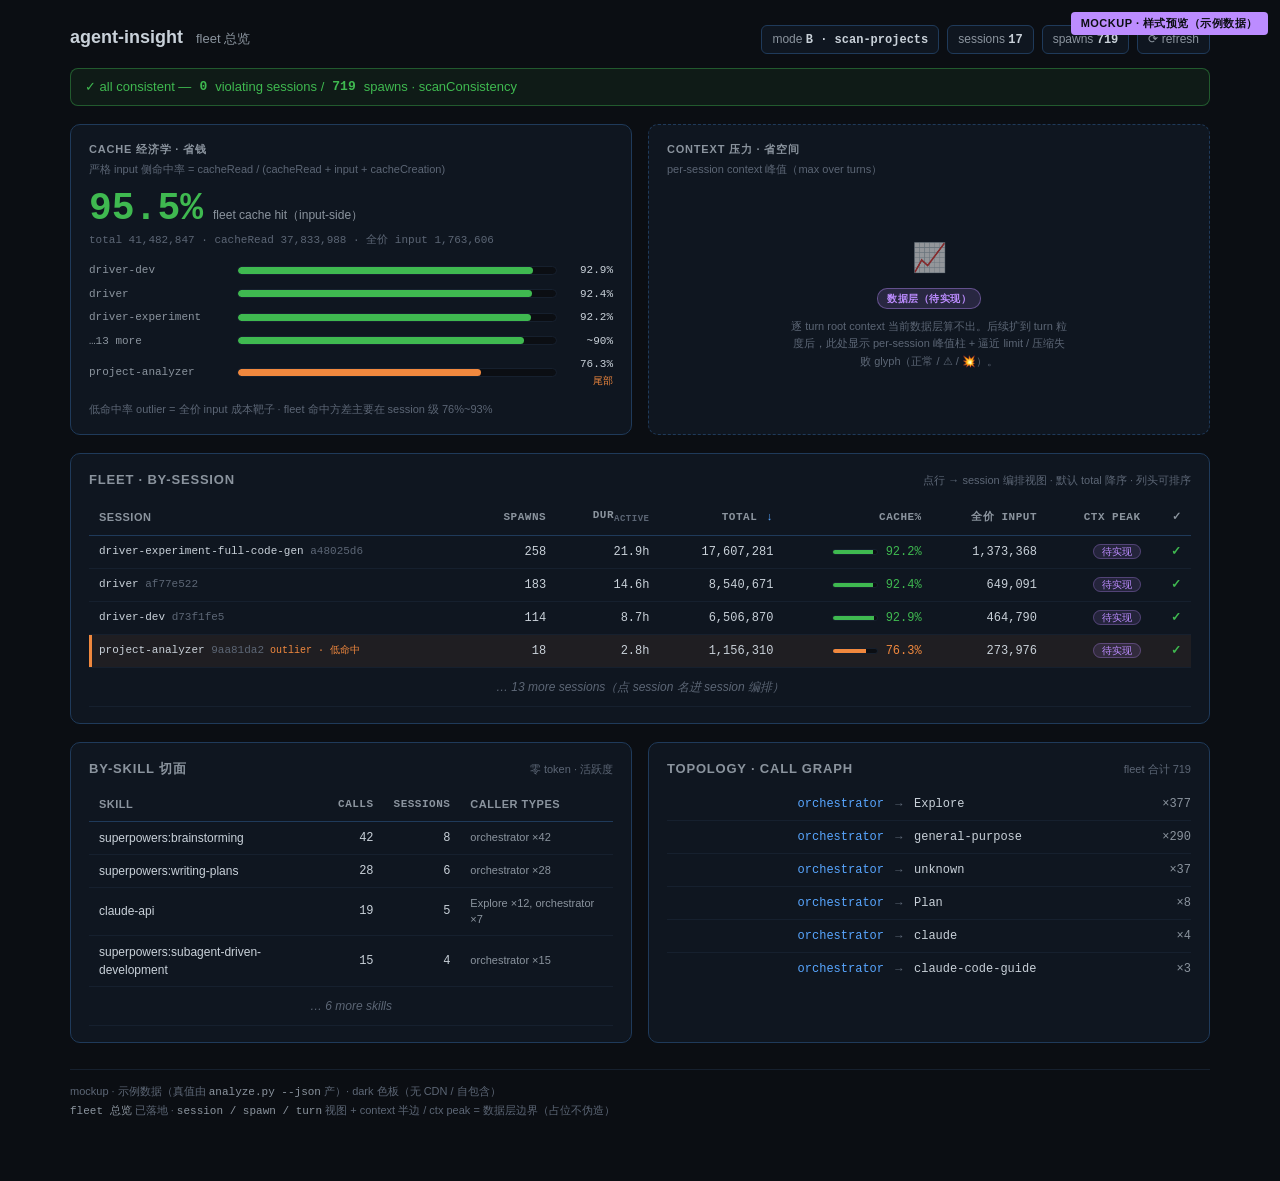
<file: dashboard/static/mockup.html>
<!DOCTYPE html>
<html lang="zh">
<head>
<meta charset="utf-8">
<meta name="viewport" content="width=device-width, initial-scale=1">
<title>agent-insight dashboard — 视觉 mockup</title>
<style>
  :root {
    --bg:#0b0e13; --panel:#0f1620; --border:#1f3a5a; --border-soft:#16202e;
    --text:#c9d1d9; --muted:#8b949e; --faint:#5c6675;
    --blue:#58a6ff; --green:#3fb950; --amber:#f0883e; --red:#f85149; --purple:#bc8cff;
    --mono: ui-monospace, SFMono-Regular, "SF Mono", Menlo, Consolas, "Liberation Mono", monospace;
    --sans: -apple-system, BlinkMacSystemFont, "Segoe UI", Roboto, "PingFang SC", "Microsoft YaHei", sans-serif;
  }
  * { box-sizing: border-box; }
  body { margin:0; background:var(--bg); color:var(--text); font-family:var(--sans);
         font-size:13px; line-height:1.5; -webkit-font-smoothing:antialiased; }
  .wrap { max-width:1180px; margin:0 auto; padding:24px 20px 60px; }
  .ribbon { position:fixed; top:12px; right:12px; background:var(--purple); color:#0b0e13;
            font-weight:700; font-size:11px; padding:3px 10px; border-radius:4px; z-index:10; letter-spacing:.5px; }
  /* top bar */
  .topbar { display:flex; align-items:baseline; justify-content:space-between; gap:16px; margin-bottom:14px; flex-wrap:wrap; }
  .topbar h1 { font-size:18px; margin:0; font-weight:600; }
  .topbar h1 .sub { color:var(--muted); font-weight:400; font-size:13px; margin-left:8px; }
  .meta-chips { display:flex; gap:8px; flex-wrap:wrap; }
  .chip { background:var(--panel); border:1px solid var(--border); border-radius:6px; padding:4px 10px; font-size:12px; color:var(--muted); }
  .chip b { color:var(--text); font-family:var(--mono); font-weight:600; }
  /* trust */
  .trust { display:flex; align-items:center; gap:8px; background:rgba(63,185,80,.08); border:1px solid rgba(63,185,80,.4);
           color:var(--green); padding:8px 14px; border-radius:8px; margin-bottom:18px; font-size:13px; }
  .trust b { font-family:var(--mono); }
  /* hero 双联 */
  .hero { display:grid; grid-template-columns:1fr 1fr; gap:16px; margin-bottom:18px; }
  .card { background:var(--panel); border:1px solid var(--border); border-radius:10px; padding:16px 18px; }
  .card h2 { font-size:11px; text-transform:uppercase; letter-spacing:.8px; color:var(--muted); margin:0 0 4px; font-weight:600; }
  .card .hint { font-size:11px; color:var(--faint); margin:0 0 12px; }
  .bigmetric { display:flex; align-items:baseline; gap:10px; margin-bottom:4px; }
  .bigmetric .num { font-family:var(--mono); font-size:38px; font-weight:700; color:var(--green); line-height:1; }
  .bigmetric .lab { color:var(--muted); font-size:12px; }
  .metric-sub { font-family:var(--mono); font-size:11px; color:var(--faint); margin:0 0 14px; }
  .dist { display:flex; flex-direction:column; gap:7px; }
  .dist-row { display:grid; grid-template-columns: 140px 1fr 48px; align-items:center; gap:8px; font-size:11px; }
  .dist-row .name { color:var(--muted); white-space:nowrap; overflow:hidden; text-overflow:ellipsis; font-family:var(--mono); }
  .bar { height:9px; background:#0b0e13; border-radius:5px; overflow:hidden; border:1px solid var(--border-soft); }
  .bar > span { display:block; height:100%; border-radius:4px; }
  .hit-h { background:var(--green); } .hit-m { background:var(--amber); } .hit-l { background:var(--red); }
  .dist-row .val { font-family:var(--mono); text-align:right; color:var(--text); }
  .dist-row .tailtag { color:var(--amber); font-size:10px; }
  .plan3-card { border-style:dashed; display:flex; flex-direction:column; }
  .plan3-body { flex:1; display:flex; flex-direction:column; align-items:center; justify-content:center; gap:9px;
                text-align:center; padding:14px 10px; color:var(--faint); }
  .plan3-icon { font-size:28px; opacity:.55; }
  .tag { display:inline-block; font-size:10px; font-weight:600; letter-spacing:.5px; padding:2px 9px; border-radius:10px; }
  .tag.plan3 { background:rgba(188,140,255,.15); color:var(--purple); border:1px solid rgba(188,140,255,.4); }
  .plan3-note { font-size:11px; color:var(--faint); max-width:280px; line-height:1.55; margin:0; }
  /* table */
  .sec-head { display:flex; align-items:baseline; justify-content:space-between; gap:12px; margin-bottom:10px; flex-wrap:wrap; }
  .sec-head h2 { font-size:13px; margin:0; font-weight:600; }
  .sec-head .note { font-size:11px; color:var(--faint); }
  table { width:100%; border-collapse:collapse; font-size:12px; }
  thead th { text-align:left; padding:8px 10px; color:var(--muted); font-weight:600; font-size:11px;
             text-transform:uppercase; letter-spacing:.5px; border-bottom:1px solid var(--border); white-space:nowrap; cursor:pointer; }
  thead th.num, td.num { text-align:right; font-family:var(--mono); }
  thead th .sort { color:var(--blue); margin-left:2px; }
  tbody td { padding:7px 10px; border-bottom:1px solid var(--border-soft); }
  tbody tr:hover { background:rgba(88,166,255,.05); }
  .sess { font-family:var(--mono); font-size:11px; }
  .sess .sid { color:var(--faint); }
  .cache { display:inline-flex; align-items:center; gap:8px; font-family:var(--mono); }
  .cache .cbar { width:46px; height:6px; background:#0b0e13; border-radius:3px; overflow:hidden; border:1px solid var(--border-soft); display:inline-block; }
  .cache .cbar > span { display:block; height:100%; }
  .ok { color:var(--green); } .mid { color:var(--amber); } .lo { color:var(--red); }
  tr.spotlight td { background:rgba(240,136,62,.07); }
  tr.spotlight td:first-child { box-shadow: inset 3px 0 0 var(--amber); }
  .spot-tag { font-size:10px; color:var(--amber); margin-left:6px; }
  .pill { font-size:10px; padding:1px 8px; border-radius:9px; background:rgba(188,140,255,.12);
          color:var(--purple); border:1px solid rgba(188,140,255,.3); font-family:var(--sans); white-space:nowrap; }
  .badge { font-weight:700; }
  .more td { text-align:center; color:var(--faint); font-style:italic; padding:10px; }
  /* lower */
  .lower { display:grid; grid-template-columns:1fr 1fr; gap:16px; }
  .topo-edge { display:grid; grid-template-columns: 1fr 14px 1fr 52px; align-items:center; gap:8px; padding:7px 0; border-bottom:1px solid var(--border-soft); font-size:12px; }
  .topo-edge:last-child { border-bottom:none; }
  .topo-edge .p { color:var(--blue); font-family:var(--mono); text-align:right; }
  .topo-edge .arr { color:var(--faint); text-align:center; }
  .topo-edge .c { color:var(--text); font-family:var(--mono); }
  .topo-edge .cnt { text-align:right; color:var(--muted); font-family:var(--mono); }
  footer { margin-top:26px; font-size:11px; color:var(--faint); line-height:1.7; border-top:1px solid var(--border-soft); padding-top:12px; }
  footer code { font-family:var(--mono); color:var(--muted); }
  @media (max-width:780px){ .hero,.lower{ grid-template-columns:1fr; } }
</style>
</head>
<body>
<div class="ribbon">MOCKUP · 样式预览（示例数据）</div>
<div class="wrap">

  <div class="topbar">
    <h1>agent-insight <span class="sub">fleet 总览</span></h1>
    <div class="meta-chips">
      <span class="chip">mode <b>B · scan-projects</b></span>
      <span class="chip">sessions <b>17</b></span>
      <span class="chip">spawns <b>719</b></span>
      <span class="chip">⟳ refresh</span>
    </div>
  </div>

  <div class="trust">✓ all consistent — <b>0</b> violating sessions / <b>719</b> spawns · scanConsistency</div>

  <div class="hero">
    <div class="card">
      <h2>cache 经济学 · 省钱</h2>
      <p class="hint">严格 input 侧命中率 = cacheRead / (cacheRead + input + cacheCreation)</p>
      <div class="bigmetric"><span class="num">95.5%</span><span class="lab">fleet cache hit（input-side）</span></div>
      <p class="metric-sub">total 41,482,847 · cacheRead 37,833,988 · 全价 input 1,763,606</p>
      <div class="dist">
        <div class="dist-row"><span class="name">driver-dev</span><span class="bar"><span class="hit-h" style="width:92.9%"></span></span><span class="val ok">92.9%</span></div>
        <div class="dist-row"><span class="name">driver</span><span class="bar"><span class="hit-h" style="width:92.4%"></span></span><span class="val ok">92.4%</span></div>
        <div class="dist-row"><span class="name">driver-experiment</span><span class="bar"><span class="hit-h" style="width:92.2%"></span></span><span class="val ok">92.2%</span></div>
        <div class="dist-row"><span class="name">…13 more</span><span class="bar"><span class="hit-h" style="width:90%"></span></span><span class="val ok">~90%</span></div>
        <div class="dist-row"><span class="name">project-analyzer</span><span class="bar"><span class="hit-m" style="width:76.3%"></span></span><span class="val mid">76.3% <span class="tailtag">尾部</span></span></div>
      </div>
      <p class="hint" style="margin-top:12px; margin-bottom:0;">低命中率 outlier = 全价 input 成本靶子 · fleet 命中方差主要在 session 级 76%~93%</p>
    </div>

    <div class="card plan3-card">
      <h2>context 压力 · 省空间</h2>
      <p class="hint">per-session context 峰值（max over turns）</p>
      <div class="plan3-body">
        <div class="plan3-icon">📈</div>
        <span class="tag plan3">数据层（待实现）</span>
        <p class="plan3-note">逐 turn root context 当前数据层算不出。后续扩到 turn 粒度后，此处显示 per-session 峰值柱 + 逼近 limit / 压缩失败 glyph（正常 / ⚠ / 💥）。</p>
      </div>
    </div>
  </div>

  <section class="card" style="margin-bottom:18px;">
    <div class="sec-head">
      <h2>fleet · by-session</h2>
      <span class="note">点行 → session 编排视图 · 默认 total 降序 · 列头可排序</span>
    </div>
    <table>
      <thead>
        <tr>
          <th>session</th>
          <th class="num">spawns</th>
          <th class="num">dur<sub style="font-size:9px;color:var(--faint);">active</sub></th>
          <th class="num">total <span class="sort">↓</span></th>
          <th class="num">cache%</th>
          <th class="num">全价 input</th>
          <th class="num">ctx peak</th>
          <th class="num">✓</th>
        </tr>
      </thead>
      <tbody>
        <tr>
          <td class="sess">driver-experiment-full-code-gen <span class="sid">a48025d6</span></td>
          <td class="num">258</td><td class="num">21.9h</td><td class="num">17,607,281</td>
          <td class="num"><span class="cache"><span class="cbar"><span class="hit-h" style="width:92%"></span></span><span class="ok">92.2%</span></span></td>
          <td class="num">1,373,368</td><td class="num"><span class="pill">待实现</span></td><td class="num ok badge">✓</td>
        </tr>
        <tr>
          <td class="sess">driver <span class="sid">af77e522</span></td>
          <td class="num">183</td><td class="num">14.6h</td><td class="num">8,540,671</td>
          <td class="num"><span class="cache"><span class="cbar"><span class="hit-h" style="width:92%"></span></span><span class="ok">92.4%</span></span></td>
          <td class="num">649,091</td><td class="num"><span class="pill">待实现</span></td><td class="num ok badge">✓</td>
        </tr>
        <tr>
          <td class="sess">driver-dev <span class="sid">d73f1fe5</span></td>
          <td class="num">114</td><td class="num">8.7h</td><td class="num">6,506,870</td>
          <td class="num"><span class="cache"><span class="cbar"><span class="hit-h" style="width:93%"></span></span><span class="ok">92.9%</span></span></td>
          <td class="num">464,790</td><td class="num"><span class="pill">待实现</span></td><td class="num ok badge">✓</td>
        </tr>
        <tr class="spotlight">
          <td class="sess">project-analyzer <span class="sid">9aa81da2</span><span class="spot-tag">outlier · 低命中</span></td>
          <td class="num">18</td><td class="num">2.8h</td><td class="num">1,156,310</td>
          <td class="num"><span class="cache"><span class="cbar"><span class="hit-m" style="width:76%"></span></span><span class="mid">76.3%</span></span></td>
          <td class="num">273,976</td><td class="num"><span class="pill">待实现</span></td><td class="num ok badge">✓</td>
        </tr>
        <tr class="more"><td colspan="8">… 13 more sessions（点 session 名进 session 编排）</td></tr>
      </tbody>
    </table>
  </section>

  <div class="lower">
    <section class="card">
      <div class="sec-head"><h2>by-skill 切面</h2><span class="note">零 token · 活跃度</span></div>
      <table>
        <thead><tr><th>skill</th><th class="num">calls</th><th class="num">sessions</th><th>caller types</th></tr></thead>
        <tbody>
          <tr><td>superpowers:brainstorming</td><td class="num">42</td><td class="num">8</td><td style="color:var(--muted);font-size:11px;">orchestrator ×42</td></tr>
          <tr><td>superpowers:writing-plans</td><td class="num">28</td><td class="num">6</td><td style="color:var(--muted);font-size:11px;">orchestrator ×28</td></tr>
          <tr><td>claude-api</td><td class="num">19</td><td class="num">5</td><td style="color:var(--muted);font-size:11px;">Explore ×12, orchestrator ×7</td></tr>
          <tr><td>superpowers:subagent-driven-development</td><td class="num">15</td><td class="num">4</td><td style="color:var(--muted);font-size:11px;">orchestrator ×15</td></tr>
          <tr class="more"><td colspan="4">… 6 more skills</td></tr>
        </tbody>
      </table>
    </section>

    <section class="card">
      <div class="sec-head"><h2>topology · call graph</h2><span class="note">fleet 合计 719</span></div>
      <div class="topo-edge"><span class="p">orchestrator</span><span class="arr">→</span><span class="c">Explore</span><span class="cnt">×377</span></div>
      <div class="topo-edge"><span class="p">orchestrator</span><span class="arr">→</span><span class="c">general-purpose</span><span class="cnt">×290</span></div>
      <div class="topo-edge"><span class="p">orchestrator</span><span class="arr">→</span><span class="c">unknown</span><span class="cnt">×37</span></div>
      <div class="topo-edge"><span class="p">orchestrator</span><span class="arr">→</span><span class="c">Plan</span><span class="cnt">×8</span></div>
      <div class="topo-edge"><span class="p">orchestrator</span><span class="arr">→</span><span class="c">claude</span><span class="cnt">×4</span></div>
      <div class="topo-edge"><span class="p">orchestrator</span><span class="arr">→</span><span class="c">claude-code-guide</span><span class="cnt">×3</span></div>
    </section>
  </div>

  <footer>
    mockup · 示例数据（真值由 <code>analyze.py --json</code> 产）· dark 色板（无 CDN / 自包含）<br>
    <code>fleet 总览</code> 已落地 · <code>session / spawn / turn</code> 视图 + context 半边 / ctx peak = 数据层边界（占位不伪造）
  </footer>

</div>
</body>
</html>
</file>
